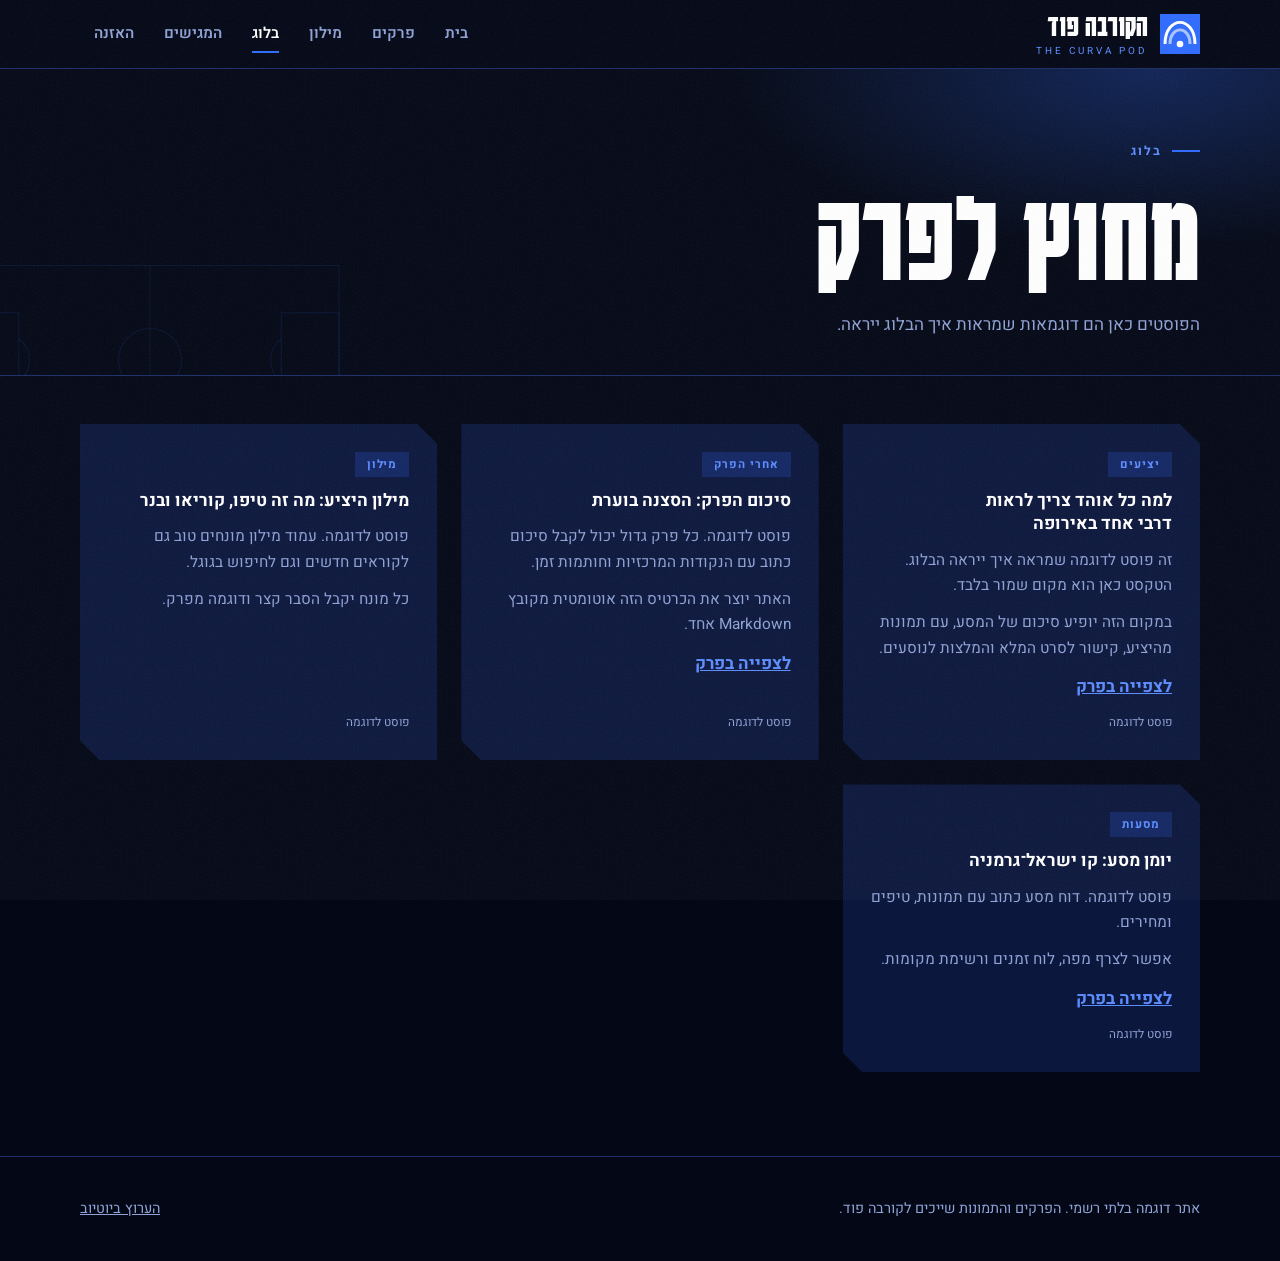
<file: blog.html>
<!doctype html>
<html lang="he" dir="rtl">
<head>
<meta charset="utf-8">
<meta name="viewport" content="width=device-width,initial-scale=1,viewport-fit=cover">
<meta name="theme-color" content="#040816">
<title>בלוג · הקורבה פוד</title>
<meta name="description" content="סיכומי פרקים, מסעות ומילון היציע.">
<meta property="og:title" content="בלוג · הקורבה פוד">
<meta property="og:description" content="סיכומי פרקים, מסעות ומילון היציע.">
<link rel="icon" href="assets/favicon.svg" type="image/svg+xml">
<link rel="preconnect" href="https://fonts.googleapis.com">
<link rel="preconnect" href="https://fonts.gstatic.com" crossorigin>
<link rel="stylesheet" href="https://fonts.googleapis.com/css2?family=Karantina:wght@400;700&family=Heebo:wght@400;600;700&display=swap">
<link rel="stylesheet" href="assets/style.css">
</head>
<body>
<a class="skip" href="#main">לדלג לתוכן</a>
<header class="top"><div class="w">
<a class="logo" href="index.html" aria-label="הקורבה פוד, עמוד הבית">
<svg viewBox="0 0 48 48" aria-hidden="true"><rect width="48" height="48" fill="#2F6BFF"/><path d="M6 36C6 18 16 10 24 10s18 8 18 26" fill="none" stroke="#fff" stroke-width="3.5"/><path d="M12 36c0-11 6-17 12-17s12 6 12 17" fill="none" stroke="#fff" stroke-opacity=".6" stroke-width="3.5"/><circle cx="24" cy="36" r="4" fill="#fff"/></svg>
<span><b>הקורבה פוד</b><small>THE CURVA POD</small></span></a>
<button class="menu" aria-label="תפריט" aria-expanded="false" aria-controls="nav"><svg viewBox="0 0 24 24" aria-hidden="true"><path d="M3 7h18M3 12h18M3 17h18" stroke="currentColor" stroke-width="2.2" stroke-linecap="round"/></svg></button>
<nav id="nav" aria-label="ראשי"><a href="index.html">בית</a><a href="episodes.html">פרקים</a><a href="lexicon.html">מילון</a><a href="blog.html" aria-current="page">בלוג</a><a href="index.html#about">המגישים</a><a href="index.html#listen">האזנה</a></nav></div></header>
<main id="main"><div class="page-h"><svg class="pitch" viewBox="0 0 800 400" preserveAspectRatio="xMidYMid slice" fill="none" stroke="#2F6BFF" stroke-opacity=".35" stroke-width="2" aria-hidden="true"><rect x="40" y="20" width="720" height="360"/><path d="M400 20v360"/><circle cx="400" cy="200" r="60"/><rect x="40" y="110" width="110" height="180"/><rect x="650" y="110" width="110" height="180"/><path d="M150 160a50 50 0 0 1 0 80M650 160a50 50 0 0 0 0 80"/></svg><div class="w"><span class="eyebrow">בלוג</span><h1>מחוץ לפרק</h1><p>הפוסטים כאן הם דוגמאות שמראות איך הבלוג ייראה.</p></div></div>
<div class="w" style="padding-block:48px 84px"><div class="posts" id="posts"></div></div></main>
<footer><div class="w"><span>אתר דוגמה בלתי רשמי. הפרקים והתמונות שייכים לקורבה פוד.</span><span><a href="" data-link="channelUrl" target="_blank" rel="noopener">הערוץ ביוטיוב</a></span></div></footer>
<button class="totop" aria-label="חזרה למעלה" hidden><svg viewBox="0 0 24 24" aria-hidden="true"><path d="M6 15l6-6 6 6" fill="none" stroke="currentColor" stroke-width="2.5" stroke-linecap="round" stroke-linejoin="round"/></svg></button>
<script src="assets/data.js"></script><script src="assets/app.js"></script>
</body></html>
</file>
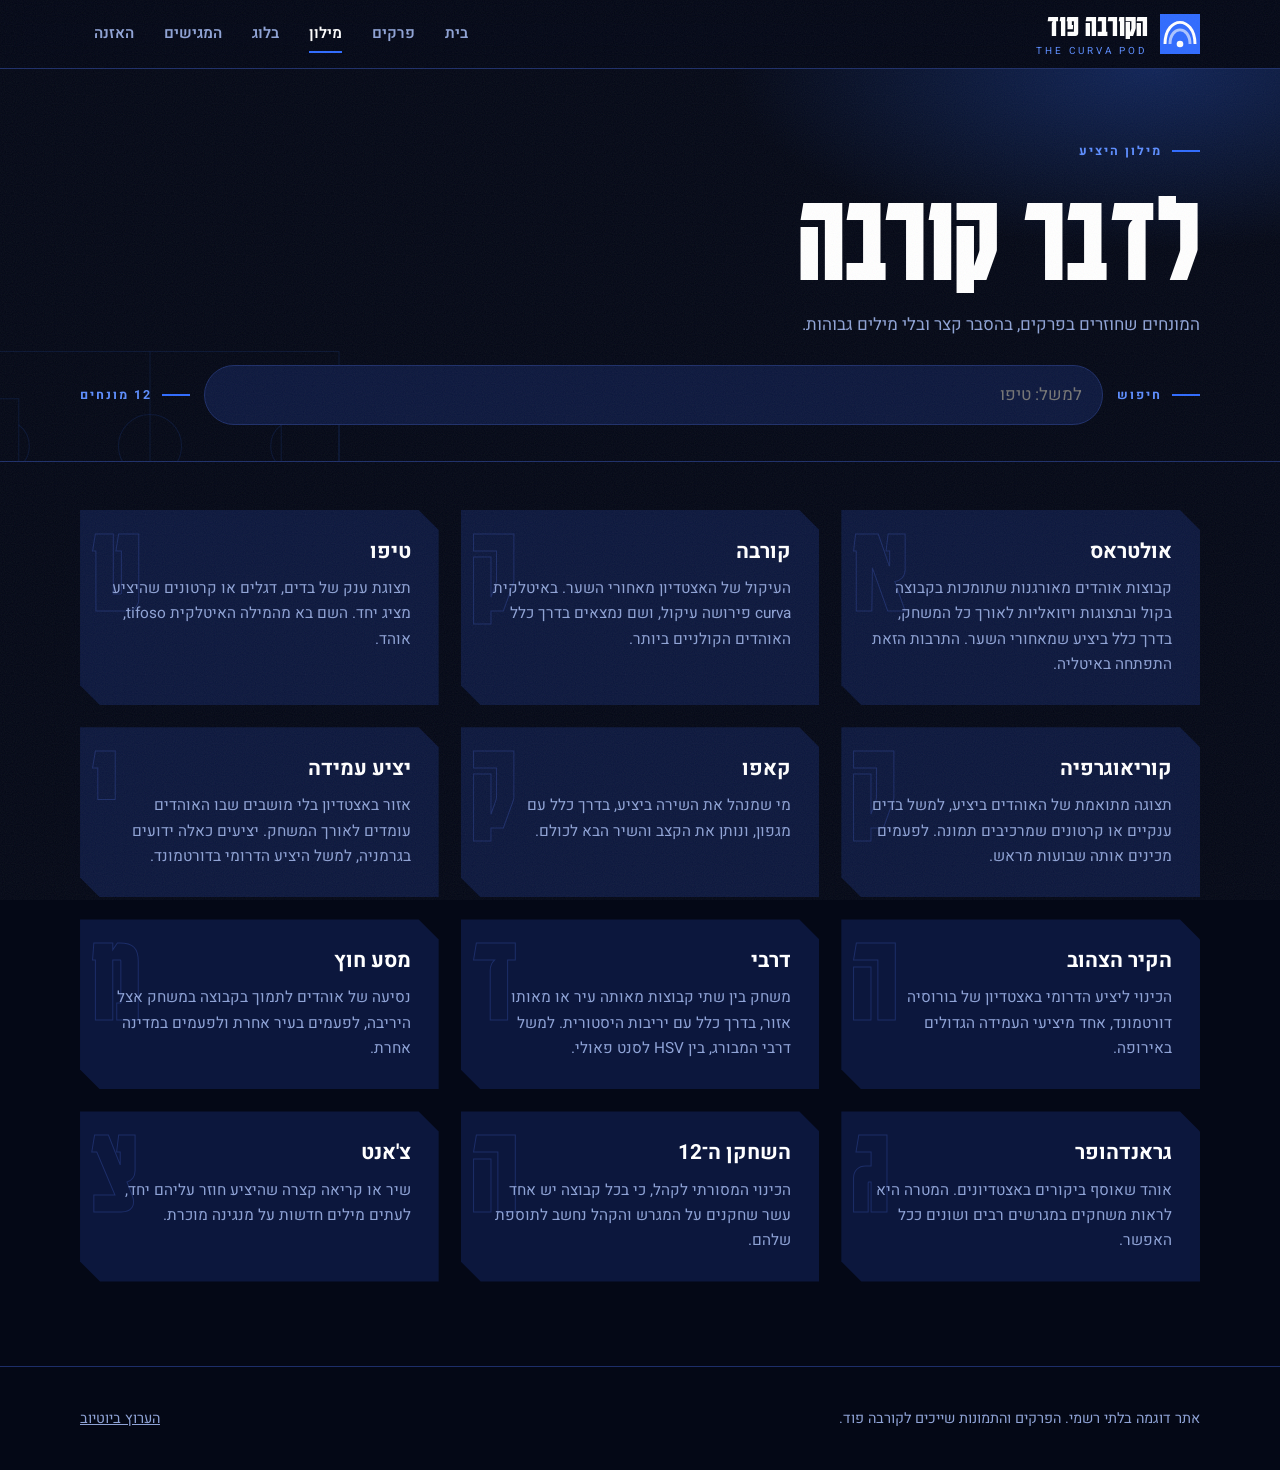
<file: lexicon.html>
<!doctype html>
<html lang="he" dir="rtl">
<head>
<meta charset="utf-8">
<meta name="viewport" content="width=device-width,initial-scale=1,viewport-fit=cover">
<meta name="theme-color" content="#040816">
<title>מילון היציע · הקורבה פוד</title>
<meta name="description" content="מילון קצר למונחי יציע ותרבות אוהדים: אולטראס, קורבה, טיפו ועוד.">
<meta property="og:title" content="מילון היציע · הקורבה פוד">
<meta property="og:description" content="מילון קצר למונחי יציע ותרבות אוהדים: אולטראס, קורבה, טיפו ועוד.">
<link rel="icon" href="assets/favicon.svg" type="image/svg+xml">
<link rel="preconnect" href="https://fonts.googleapis.com">
<link rel="preconnect" href="https://fonts.gstatic.com" crossorigin>
<link rel="stylesheet" href="https://fonts.googleapis.com/css2?family=Karantina:wght@400;700&family=Heebo:wght@400;600;700&display=swap">
<link rel="stylesheet" href="assets/style.css">
</head>
<body>
<a class="skip" href="#main">לדלג לתוכן</a>
<header class="top"><div class="w">
<a class="logo" href="index.html" aria-label="הקורבה פוד, עמוד הבית">
<svg viewBox="0 0 48 48" aria-hidden="true"><rect width="48" height="48" fill="#2F6BFF"/><path d="M6 36C6 18 16 10 24 10s18 8 18 26" fill="none" stroke="#fff" stroke-width="3.5"/><path d="M12 36c0-11 6-17 12-17s12 6 12 17" fill="none" stroke="#fff" stroke-opacity=".6" stroke-width="3.5"/><circle cx="24" cy="36" r="4" fill="#fff"/></svg>
<span><b>הקורבה פוד</b><small>THE CURVA POD</small></span></a>
<button class="menu" aria-label="תפריט" aria-expanded="false" aria-controls="nav"><svg viewBox="0 0 24 24" aria-hidden="true"><path d="M3 7h18M3 12h18M3 17h18" stroke="currentColor" stroke-width="2.2" stroke-linecap="round"/></svg></button>
<nav id="nav" aria-label="ראשי"><a href="index.html">בית</a><a href="episodes.html">פרקים</a><a href="lexicon.html" aria-current="page">מילון</a><a href="blog.html">בלוג</a><a href="index.html#about">המגישים</a><a href="index.html#listen">האזנה</a></nav></div></header>
<main id="main"><div class="page-h"><svg class="pitch" viewBox="0 0 800 400" preserveAspectRatio="xMidYMid slice" fill="none" stroke="#2F6BFF" stroke-opacity=".35" stroke-width="2" aria-hidden="true"><rect x="40" y="20" width="720" height="360"/><path d="M400 20v360"/><circle cx="400" cy="200" r="60"/><rect x="40" y="110" width="110" height="180"/><rect x="650" y="110" width="110" height="180"/><path d="M150 160a50 50 0 0 1 0 80M650 160a50 50 0 0 0 0 80"/></svg><div class="w"><span class="eyebrow">מילון היציע</span><h1>לדבר קורבה</h1><p>המונחים שחוזרים בפרקים, בהסבר קצר ובלי מילים גבוהות.</p>
<div class="search"><label for="lq" class="eyebrow">חיפוש</label><input id="lq" type="search" placeholder="למשל: טיפו" autocomplete="off"><span id="lcount" class="eyebrow"></span></div></div></div>
<div class="w" style="padding-block:48px 84px"><div class="terms" id="terms"></div></div></main>
<footer><div class="w"><span>אתר דוגמה בלתי רשמי. הפרקים והתמונות שייכים לקורבה פוד.</span><span><a href="" data-link="channelUrl" target="_blank" rel="noopener">הערוץ ביוטיוב</a></span></div></footer>
<button class="totop" aria-label="חזרה למעלה" hidden><svg viewBox="0 0 24 24" aria-hidden="true"><path d="M6 15l6-6 6 6" fill="none" stroke="currentColor" stroke-width="2.5" stroke-linecap="round" stroke-linejoin="round"/></svg></button>
<script src="assets/data.js"></script><script src="assets/app.js"></script>
</body></html>
</file>
<file: assets/style.css>
/* Matchday-programme meets night stadium. Dark by design: ink navy, electric blue, ice white. */
:root{--ink:#040816;--navy:#0A1233;--navy2:#0E1A4A;--panel:#0C173D;--line:#1D2E69;--blue:#2F6BFF;--blue2:#5C8DFF;--ice:#D6E4FF;--white:#fff;--muted:#8FA3D6;
--display:'Karantina','Arial Hebrew',Impact,sans-serif;--body:'Heebo','Arial Hebrew',Arial,sans-serif;color-scheme:dark}
*{box-sizing:border-box}html{scroll-behavior:smooth;overflow-x:clip}
body{margin:0;background:var(--ink);color:var(--ice);font-family:var(--body);font-size:17px;line-height:1.65;overflow-x:clip}
img,svg{max-width:100%}a{color:inherit}p{margin:0}
.w{max-width:1160px;margin-inline:auto;padding-inline:max(20px,env(safe-area-inset-left))}
h1,h2,h3{font-family:var(--display);font-weight:700;margin:0;line-height:.95;color:var(--white);text-wrap:balance}
h2{font-size:clamp(2.6rem,6vw,4.4rem)}
h3{font-family:var(--body);font-weight:700;font-size:1.08rem;line-height:1.35}
.eyebrow{display:inline-flex;align-items:center;gap:10px;font-size:.78rem;letter-spacing:.16em;font-weight:700;color:var(--blue2)}
.eyebrow::before{content:"";width:28px;height:2px;background:var(--blue)}
:focus-visible{outline:3px solid var(--blue2);outline-offset:3px;border-radius:4px}
.cut{clip-path:polygon(0 0,calc(100% - 20px) 0,100% 20px,100% 100%,20px 100%,0 calc(100% - 20px))}
/* header */
header.top{position:sticky;top:0;z-index:30;background:rgba(4,8,22,.82);backdrop-filter:blur(12px);border-bottom:1px solid var(--line)}
header.top .w{display:flex;align-items:center;justify-content:space-between;gap:12px;min-height:68px;flex-wrap:wrap}
.logo{display:flex;align-items:center;gap:12px;text-decoration:none}
.logo svg{width:40px;height:40px;flex:none}
.logo b{font-family:var(--display);font-size:2rem;line-height:1;color:var(--white);font-weight:700}
.logo small{display:block;font-size:.62rem;letter-spacing:.3em;color:var(--blue2);margin-top:-2px}
nav{display:flex;gap:2px;flex-wrap:wrap}
nav a{text-decoration:none;padding:8px 14px;font-weight:600;font-size:.95rem;color:var(--muted);border-radius:6px;position:relative}
nav a:hover{color:var(--white)}
nav a[aria-current]{color:var(--white)}
nav a[aria-current]::after{content:"";position:absolute;inset:auto 14px 2px;height:2px;background:var(--blue)}
.btn{display:inline-flex;align-items:center;gap:10px;padding:14px 26px;background:var(--blue);color:#fff;font:700 1rem var(--body);text-decoration:none;border:0;cursor:pointer;clip-path:polygon(0 0,calc(100% - 12px) 0,100% 12px,100% 100%,12px 100%,0 calc(100% - 12px));transition:background .2s,transform .2s}
.btn:hover{background:var(--blue2);transform:translateY(-2px)}
.btn.ghost{background:transparent;color:var(--white);box-shadow:inset 0 0 0 1.5px var(--line);clip-path:none;border-radius:99px;padding:12px 22px}
.btn.ghost:hover{box-shadow:inset 0 0 0 1.5px var(--blue2);background:rgba(47,107,255,.12)}
/* hero */
.hero{position:relative;overflow:hidden;padding-top:56px;background:radial-gradient(1000px 520px at 82% 0,rgba(47,107,255,.35),transparent 62%),radial-gradient(700px 400px at 5% 30%,rgba(92,141,255,.12),transparent 60%),var(--ink)}
.hero .pitch{position:absolute;inset:0;width:100%;height:100%;opacity:.5;pointer-events:none}
.hero .w{position:relative;display:grid;grid-template-columns:1.1fr 1fr;gap:44px;align-items:center;padding-bottom:36px}
.hero h1{font-size:clamp(5rem,15vw,11rem);letter-spacing:-.01em}
.hero h1 .o{color:transparent;-webkit-text-stroke:2px var(--blue2)}
.hero .lead{max-width:44ch;font-size:1.15rem;color:var(--ice);opacity:.85;margin-top:16px}
.cta{display:flex;gap:12px;flex-wrap:wrap;margin-top:28px}
.stage{display:flex;flex-direction:column;gap:14px;min-width:0}
.ticket{position:relative;padding:10px;background:linear-gradient(160deg,var(--navy2),var(--navy));box-shadow:0 30px 80px rgba(47,107,255,.25)}
.vid,.thumb{position:relative;aspect-ratio:16/9;width:100%;overflow:hidden;background:var(--navy)}
iframe{width:100%;aspect-ratio:16/9;border:0;display:block}
button.thumb{padding:0;border:0;cursor:pointer;display:block}
.thumb img{width:100%;height:100%;object-fit:cover;transition:transform .5s}
.thumb:hover img{transform:scale(1.05)}
.thumb::after{content:"";position:absolute;inset:0;background:linear-gradient(180deg,transparent 55%,rgba(4,8,22,.7))}
.pbtn{position:absolute;z-index:2;inset:auto 14px 14px auto;width:50px;height:50px;border-radius:50%;background:var(--blue);display:grid;place-items:center;transition:transform .2s}
.thumb:hover .pbtn{transform:scale(1.12)}
.pbtn svg{width:18px;height:18px;fill:#fff;translate:-1px 0}
.cap{display:flex;flex-direction:column;gap:2px}
.cap b{font-family:var(--display);font-size:2rem;line-height:1;color:var(--white);font-weight:700}
.crowd{position:relative;display:block;width:100%;height:auto;margin-top:8px}
/* ticker */
.ticker{background:var(--blue);color:#fff;overflow:hidden;white-space:nowrap;transform:rotate(-1deg);margin-block:-6px 10px;position:relative;z-index:3}
.tr{display:inline-flex;animation:tick 60s linear infinite}
.tr span{padding:10px 26px;font-family:var(--display);font-weight:700;font-size:1.5rem;display:inline-flex;align-items:center;gap:26px}
.tr span::after{content:"";width:8px;height:8px;background:#fff;rotate:45deg}
@keyframes tick{to{transform:translateX(50%)}}
@media (prefers-reduced-motion:reduce){*{animation:none!important;transition:none!important}html{scroll-behavior:auto}}
/* stats */
.stats{display:grid;grid-template-columns:repeat(auto-fit,minmax(150px,1fr));border-block:1px solid var(--line)}
.stat{padding:26px 20px;border-inline-start:1px solid var(--line)}
.stat:first-child{border-inline-start:0}
.stat b{display:block;font-family:var(--display);font-size:3.6rem;line-height:.9;color:var(--white);font-weight:700}
.stat span{font-size:.85rem;color:var(--muted)}
/* sections */
section.s{padding-block:84px}
.head{display:flex;justify-content:space-between;align-items:end;gap:16px;flex-wrap:wrap;margin-bottom:34px}
.head .l{display:flex;flex-direction:column;gap:12px}
.grid3{display:grid;grid-template-columns:repeat(auto-fill,minmax(300px,1fr));gap:30px 24px}
.ep{display:flex;flex-direction:column;gap:14px;min-width:0}
.ep .ticket{padding:6px;transition:transform .25s}
.ep:hover .ticket{transform:translateY(-4px)}
.ep .row{display:flex;gap:14px;align-items:center}
.ep .big{font-family:var(--display);font-size:3.8rem;line-height:.8;color:transparent;-webkit-text-stroke:1.5px var(--blue2);min-width:2.2ch;font-weight:700}
.ep h3{margin-bottom:2px}
.ep .views{font-size:.82rem;color:var(--muted)}
.band{background:linear-gradient(180deg,var(--navy),var(--ink));border-block:1px solid var(--line)}
.platforms{display:grid;grid-template-columns:repeat(auto-fit,minmax(230px,1fr));gap:16px}
.pl{display:flex;align-items:center;gap:16px;padding:22px;background:var(--panel);text-decoration:none;font-weight:700;color:var(--white);transition:background .2s,transform .2s}
.pl:hover{background:var(--navy2);transform:translateY(-3px)}
.pl svg{width:34px;height:34px;flex:none;color:var(--blue2)}
.pl small{display:block;color:var(--muted);font-weight:400;font-size:.82rem}
.pl .btn{margin-inline-start:auto;padding:8px 16px}
.hosts{display:grid;grid-template-columns:repeat(auto-fit,minmax(250px,1fr));gap:24px}
.host{position:relative;padding:30px;background:var(--panel);display:flex;flex-direction:column;gap:14px;overflow:hidden}
.host .av{width:92px;height:92px}
.host p{color:var(--muted);font-size:.95rem}
.host .n{position:absolute;inset:auto auto 8px 14px;font-family:var(--display);font-size:7rem;line-height:.7;color:transparent;-webkit-text-stroke:1px var(--line);font-weight:700}
.posts{display:grid;grid-template-columns:repeat(auto-fill,minmax(300px,1fr));gap:24px}
.post{padding:28px;background:var(--panel);display:flex;flex-direction:column;gap:12px;min-width:0}
.post p{color:var(--muted);font-size:.96rem}
.tag{align-self:flex-start;font-size:.72rem;font-weight:700;letter-spacing:.08em;padding:3px 12px;background:rgba(47,107,255,.2);color:var(--blue2)}
.link{color:var(--blue2);font-weight:700}
.sample{font-size:.74rem;color:var(--muted);margin-top:auto}
.scarf{display:block;width:100%;height:46px}
.fact{display:grid;grid-template-columns:auto 1fr;gap:28px;align-items:center;padding:34px;background:var(--blue);color:#fff}
.fact .q{font-family:var(--display);font-size:7rem;line-height:.6;color:rgba(255,255,255,.35);font-weight:700}
.fact h3{font-size:1.4rem;max-width:50ch}
.fact .eyebrow{color:#fff}.fact .eyebrow::before{background:#fff}
.sponsor{display:flex;justify-content:space-between;align-items:center;gap:20px;flex-wrap:wrap;padding:30px;border:1.5px dashed var(--line)}
.sponsor p{color:var(--muted);max-width:60ch}
/* inner pages */
.page-h{position:relative;overflow:hidden;padding-block:64px 36px;border-bottom:1px solid var(--line);background:radial-gradient(700px 300px at 90% 0,rgba(47,107,255,.28),transparent 60%)}
.page-h .w{position:relative}
.page-h h1{font-size:clamp(4rem,11vw,8rem);margin-top:14px}
.page-h p{color:var(--muted);margin-top:14px;max-width:55ch}
.page-h .pitch{position:absolute;inset:auto auto -90px -60px;width:420px;opacity:.35}
.search{display:flex;gap:14px;align-items:center;flex-wrap:wrap;margin-top:26px}
.search input{flex:1;min-width:220px;padding:15px 20px;background:var(--panel);border:1.5px solid var(--line);color:var(--white);font:inherit;border-radius:99px}
.empty{color:var(--muted);padding:40px 0}
footer{border-top:1px solid var(--line);padding-block:40px;color:var(--muted);font-size:.9rem;background:var(--ink)}
footer .w{display:flex;justify-content:space-between;gap:16px;flex-wrap:wrap;align-items:center}
@media (max-width:860px){.hero .w{grid-template-columns:1fr}.hero{padding-top:36px}section.s{padding-block:56px}.fact{grid-template-columns:1fr}.fact .q{display:none}}

/* v3 additions */
body::before{content:"";position:fixed;inset:0;z-index:60;pointer-events:none;opacity:.07;background-image:url("data:image/svg+xml,%3Csvg xmlns='http://www.w3.org/2000/svg' width='160' height='160'%3E%3Cfilter id='n'%3E%3CfeTurbulence type='fractalNoise' baseFrequency='.9' numOctaves='2'/%3E%3C/filter%3E%3Crect width='160' height='160' filter='url(%23n)'/%3E%3C/svg%3E")}
.skip{position:absolute;inset-inline-start:12px;top:-60px;background:var(--blue);color:#fff;padding:10px 16px;z-index:100;font-weight:700}
.skip:focus{top:8px}
.menu{display:none;background:var(--panel);color:var(--white);border:0;width:46px;height:46px;cursor:pointer;border-radius:8px}
.menu svg{width:24px;height:24px;margin:auto;display:block}
.beam{position:absolute;top:-20%;width:46%;height:150%;pointer-events:none;background:linear-gradient(180deg,rgba(143,176,255,.22),transparent 70%);filter:blur(14px);transform-origin:50% 0;mix-blend-mode:screen}
.beam.b1{inset-inline-start:8%;animation:sweep 9s ease-in-out infinite alternate}
.beam.b2{inset-inline-start:46%;animation:sweep 12s ease-in-out infinite alternate-reverse}
@keyframes sweep{from{transform:rotate(-14deg)}to{transform:rotate(14deg)}}
.hero .w{z-index:2}
.ep h3 a.tl{text-decoration:none}.ep h3 a.tl:hover{color:var(--blue2)}
.terms{display:grid;grid-template-columns:repeat(auto-fill,minmax(290px,1fr));gap:22px}
.term{position:relative;padding:28px;background:var(--panel);display:flex;flex-direction:column;gap:10px;overflow:hidden;min-width:0}
.term p{color:var(--muted);font-size:.96rem}
.term .ini{position:absolute;inset:-8px auto auto 10px;font-family:var(--display);font-weight:700;font-size:8rem;line-height:1;color:transparent;-webkit-text-stroke:1px var(--line)}
.term h3{position:relative;font-size:1.3rem}.term p{position:relative}
.chips{display:flex;gap:8px;flex-wrap:wrap;margin-top:22px}
.chip{padding:9px 18px;border:0;border-radius:99px;background:var(--panel);color:var(--muted);font:700 .92rem var(--body);cursor:pointer}
.chip:hover{color:var(--white)}.chip[aria-pressed=true]{background:var(--blue);color:#fff}
.ep-page{padding-block:36px 84px}
.back{display:inline-block;margin-bottom:22px;color:var(--blue2);font-weight:700;text-decoration:none}
.ep-grid{display:grid;grid-template-columns:1.4fr 1fr;gap:36px;align-items:start}
.ep-info{display:flex;flex-direction:column;gap:14px}
.ep-info h1{font-size:clamp(3rem,6vw,5rem)}
.ep-info .views{color:var(--muted)}
.pn{display:flex;flex-direction:column;gap:10px;margin-top:10px}
.pnl{display:block;padding:14px 18px;background:var(--panel);text-decoration:none;color:var(--white);font-weight:700}
.pnl:hover{background:var(--navy2)}.pnl small{display:block;color:var(--blue2);font-weight:600;font-size:.75rem;letter-spacing:.1em}
.more-h{margin:64px 0 28px}
.totop{position:fixed;inset:auto 18px 18px auto;z-index:40;width:48px;height:48px;border:0;border-radius:50%;background:var(--blue);color:#fff;cursor:pointer;box-shadow:0 10px 30px rgba(0,0,0,.4)}
.totop svg{width:24px;height:24px;margin:auto;display:block}
@media (max-width:860px){.ep-grid{grid-template-columns:1fr}}
@media (max-width:720px){
 header.top .w{flex-wrap:wrap}
 .menu{display:block}
 nav{display:none;width:100%;flex-direction:column;padding-bottom:12px}
 nav.open{display:flex}
 nav a{padding:12px 8px;border-bottom:1px solid var(--line)}
 nav a[aria-current]::after{display:none}
}
</file>
